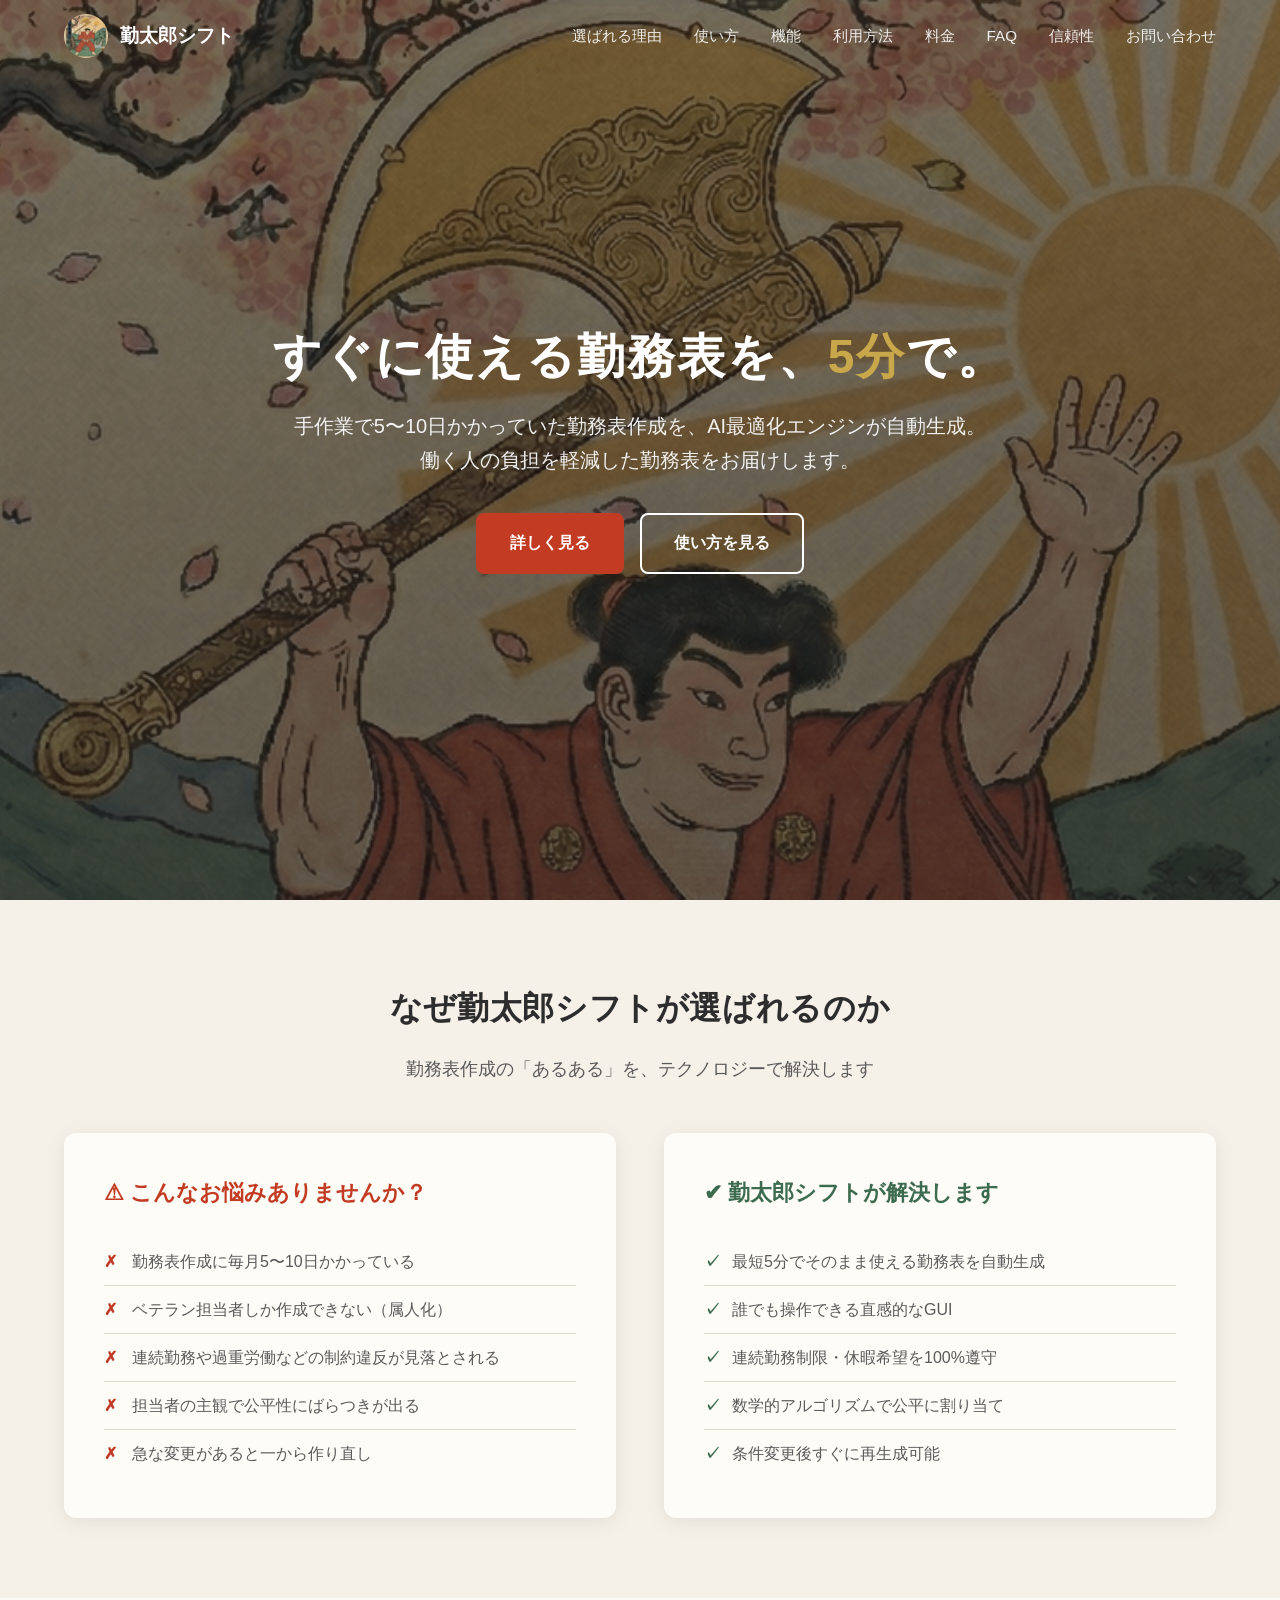
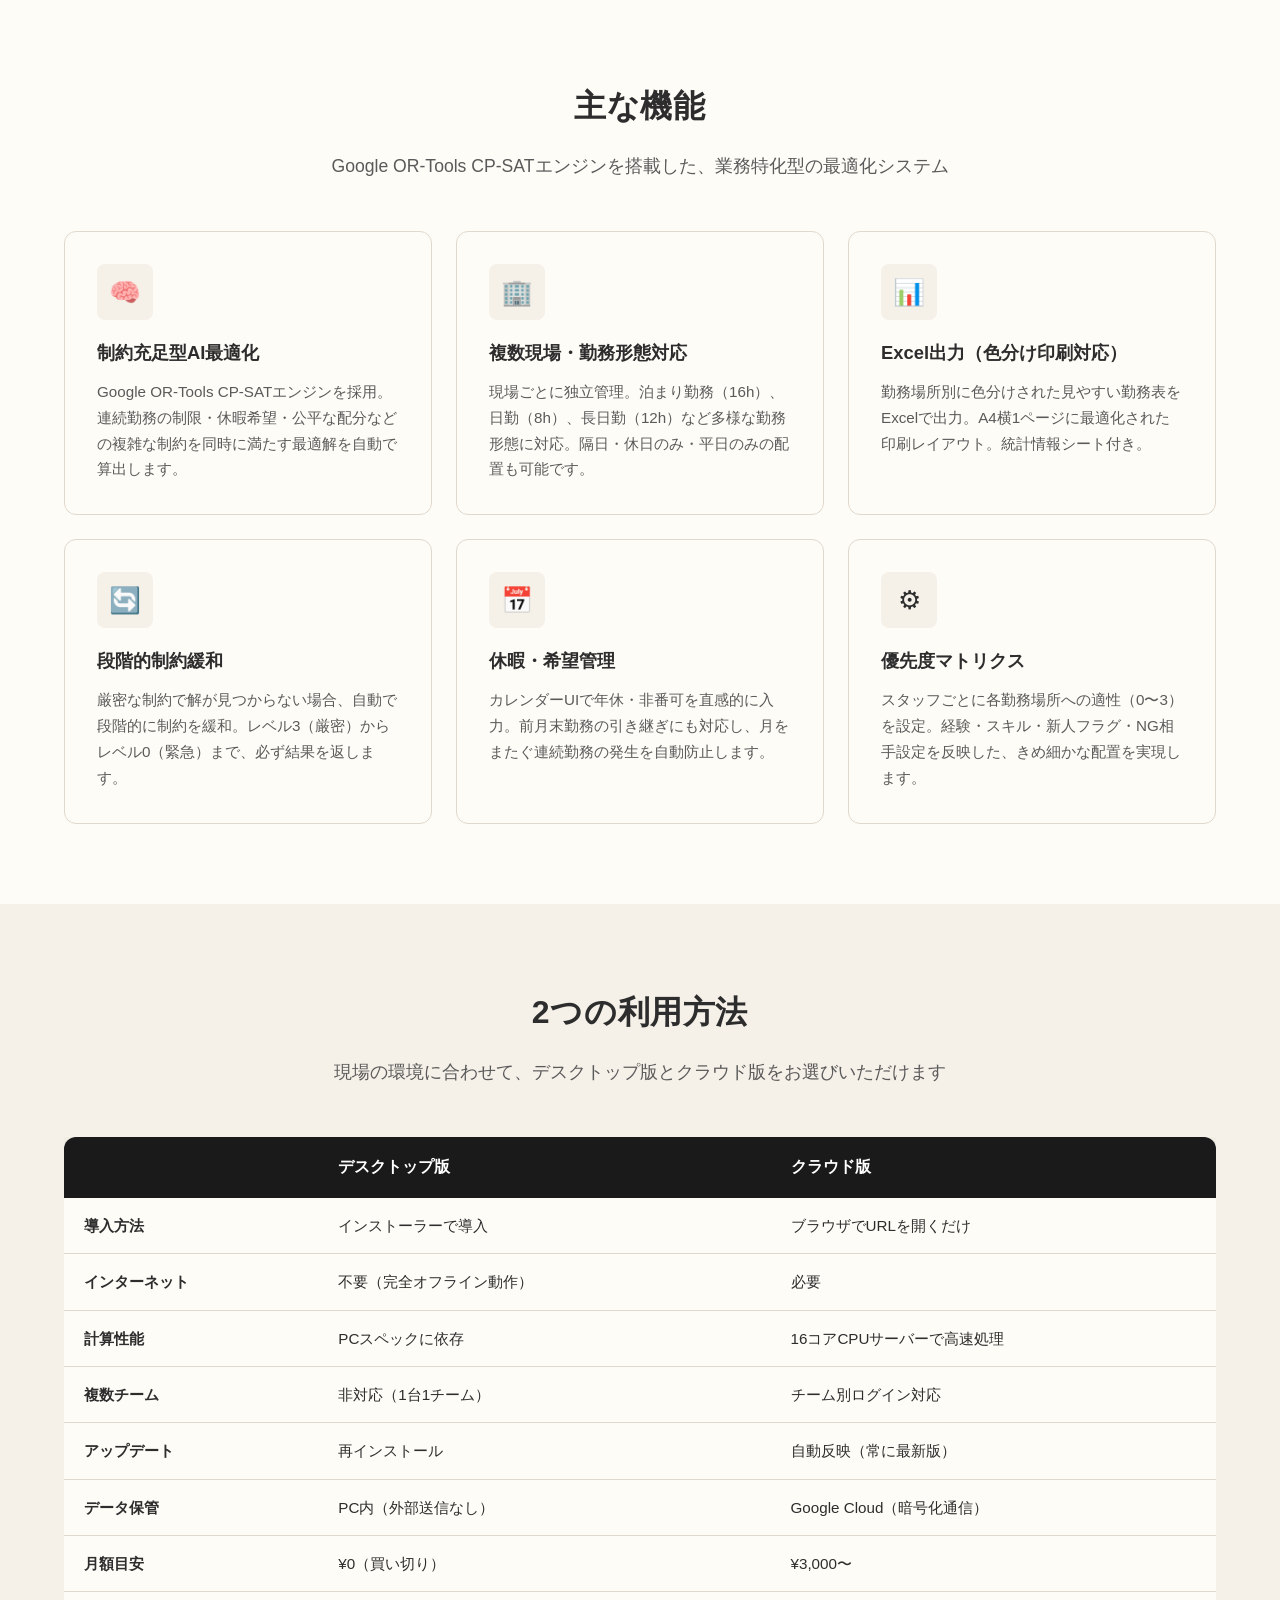
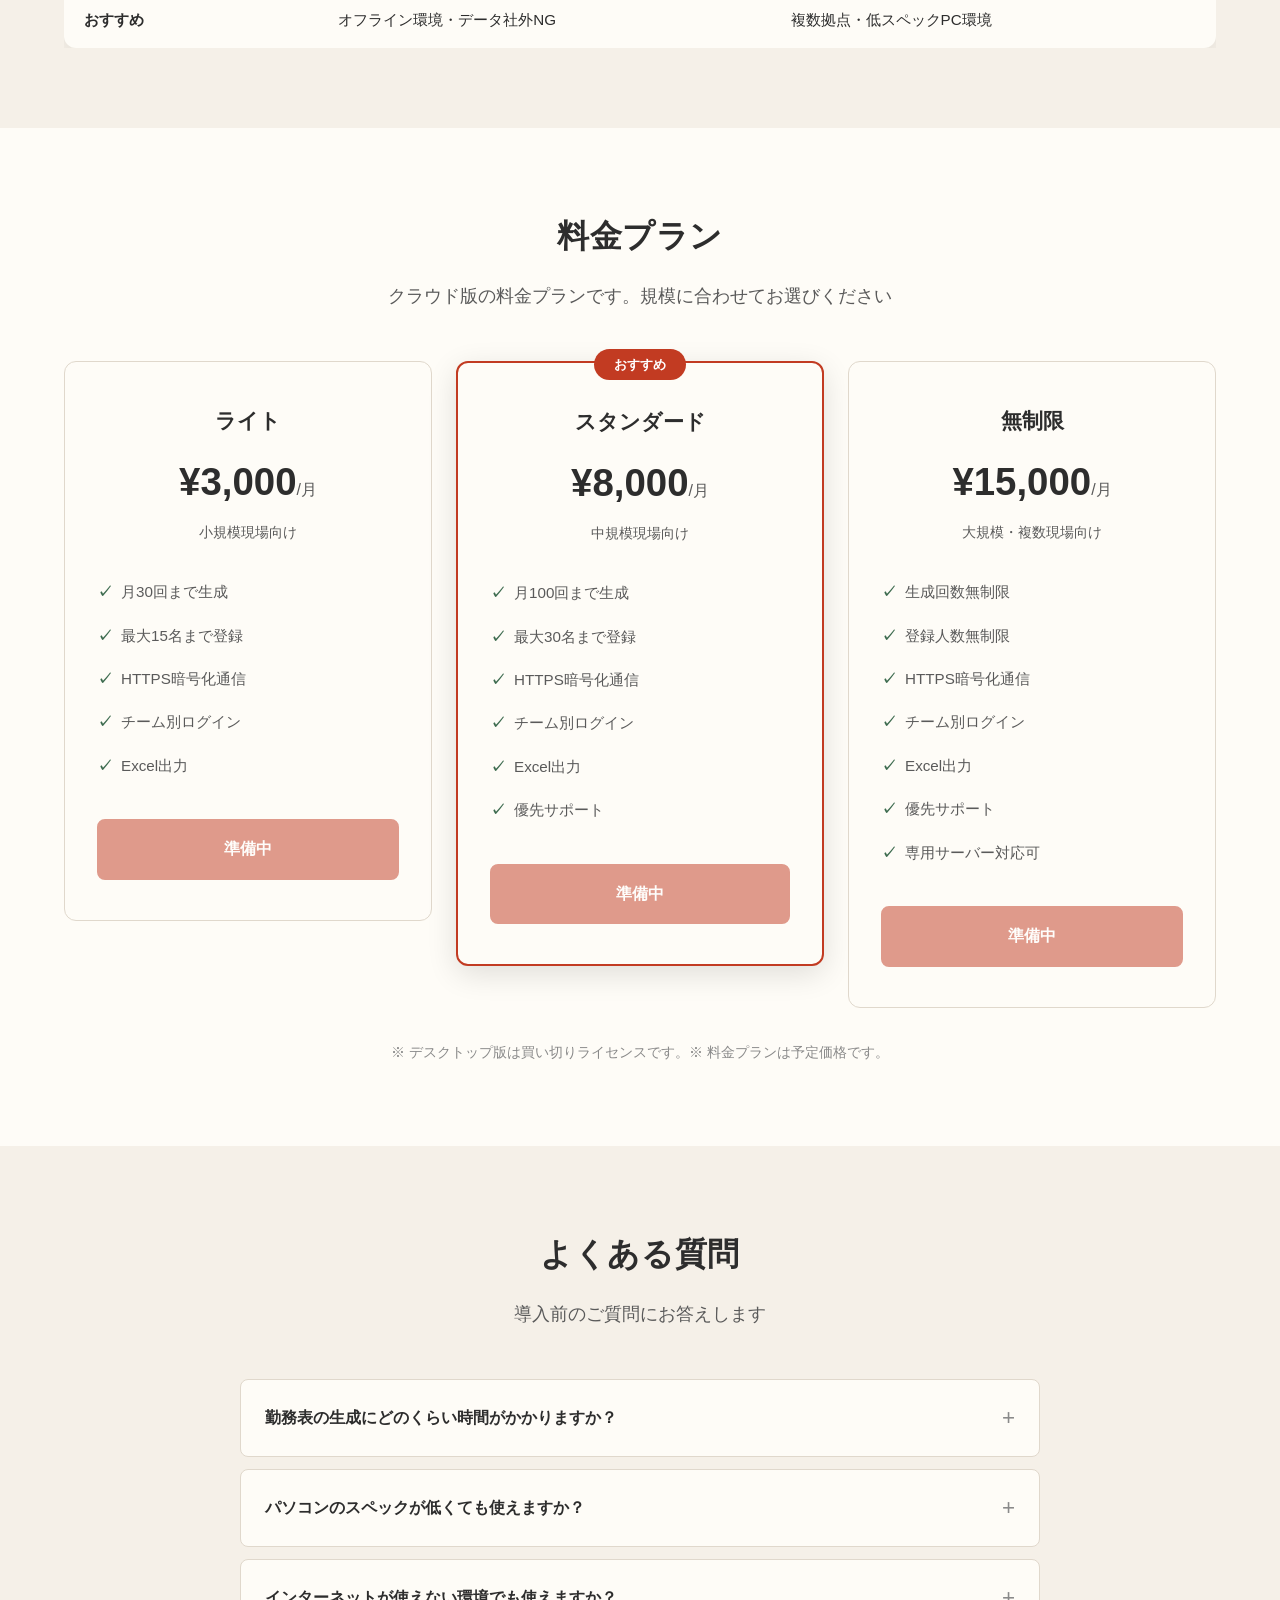
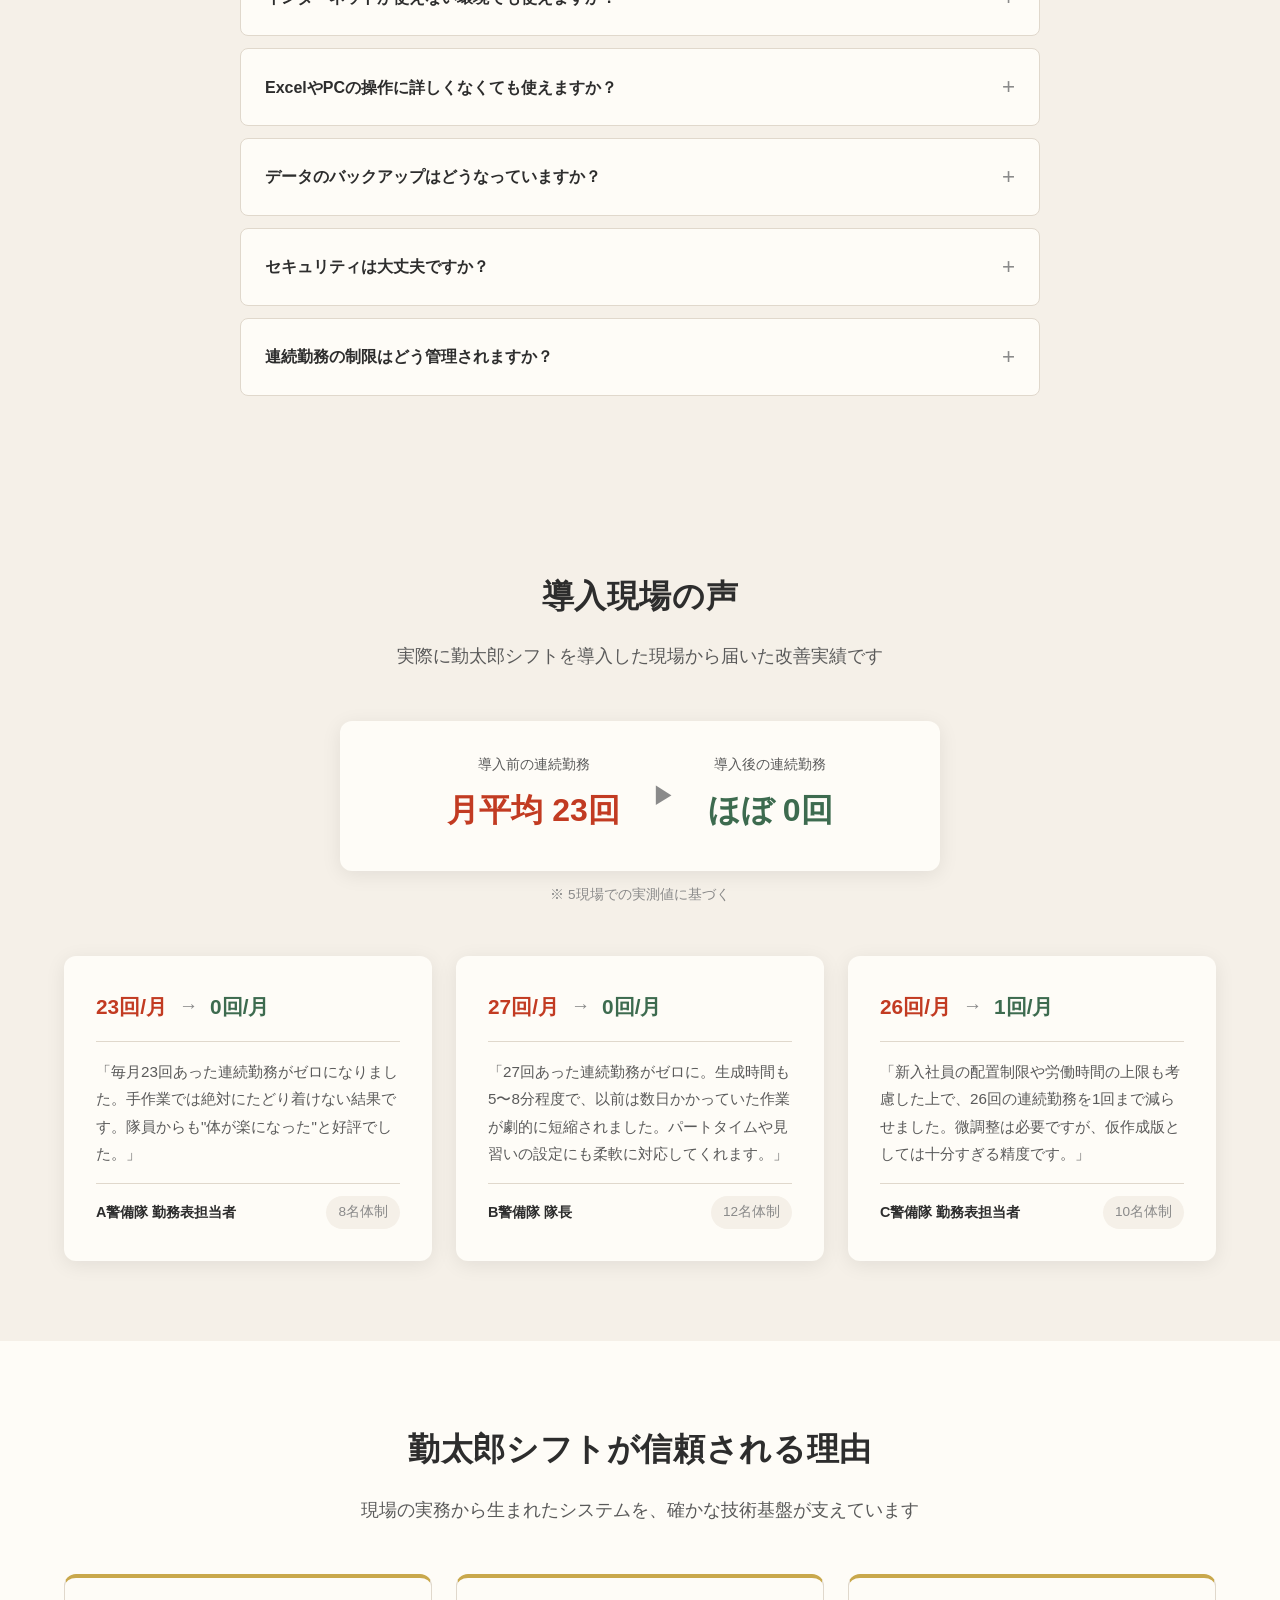
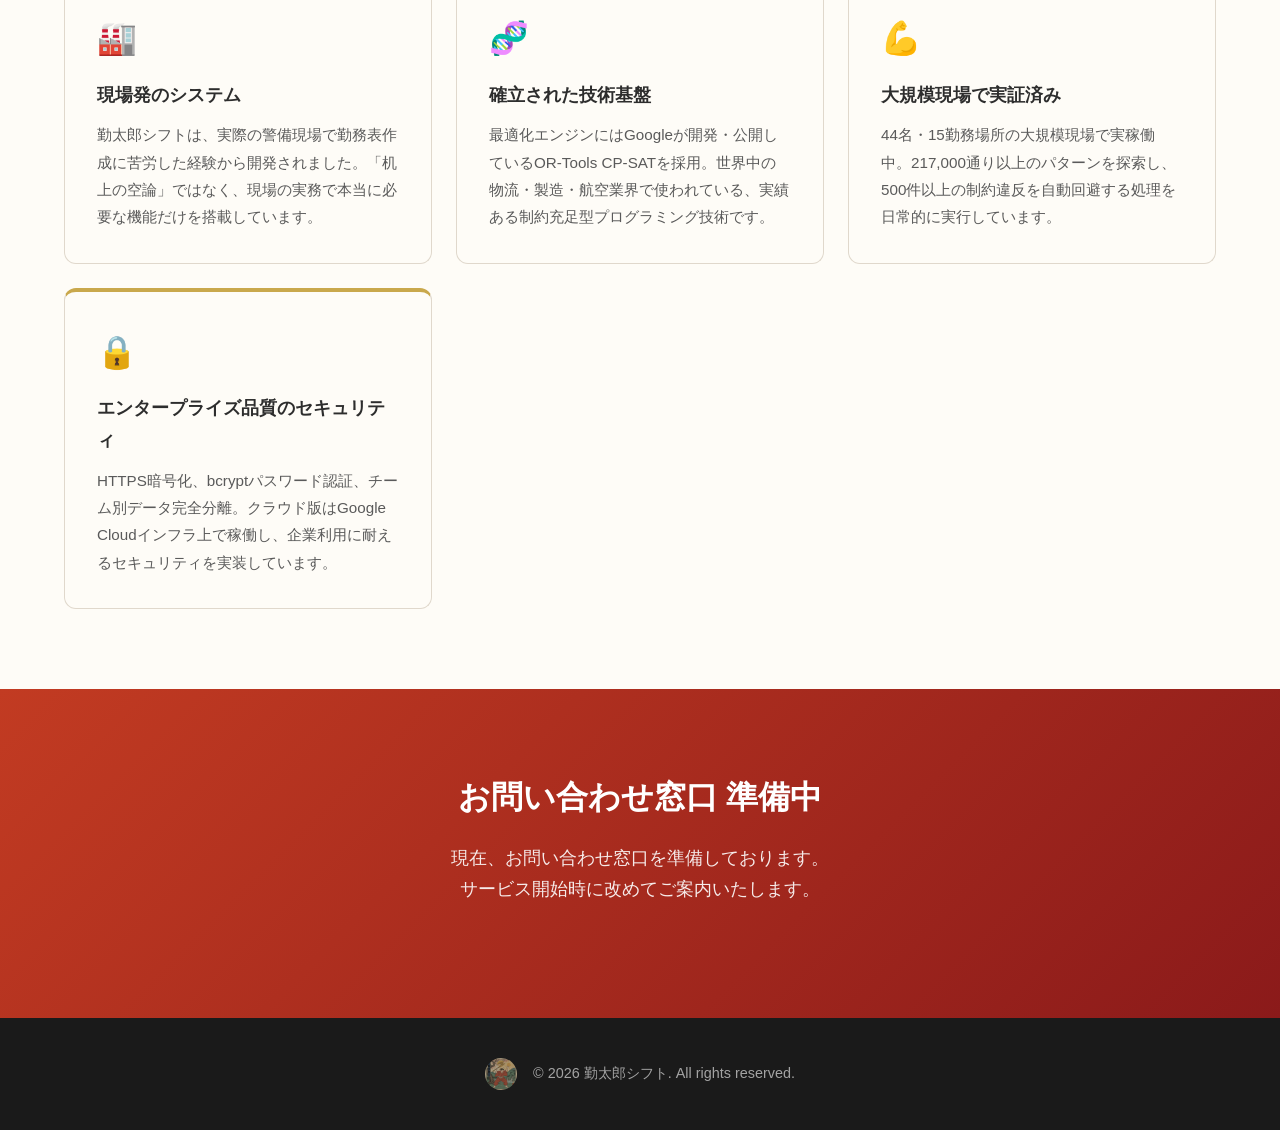
<file: index.html>
<!DOCTYPE html>
<html lang="ja">
<head>
  <meta charset="UTF-8">
  <meta name="viewport" content="width=device-width, initial-scale=1.0">
  <meta name="description" content="勤太郎シフト - 警備員・交代勤務者の勤務表を自動作成。手作業5〜10日の勤務表作成をAI最適化で3分に。">
  <title>勤太郎シフト | 勤務表自動作成システム</title>
  <link rel="icon" href="assets/kintaro.png">
  <link rel="stylesheet" href="css/style.css">
</head>
<body>

  <!-- ===== Navigation ===== -->
  <nav class="nav transparent">
    <div class="nav-inner">
      <a href="#" class="nav-logo">
        <img src="assets/kintaro.png" alt="勤太郎シフト">
        <span>勤太郎シフト</span>
      </a>
      <div class="nav-links">
        <a href="#why">選ばれる理由</a>
        <a href="howto.html">使い方</a>
        <a href="#features">機能</a>
        <a href="#comparison">利用方法</a>
        <a href="#pricing">料金</a>
        <a href="#faq">FAQ</a>
        <a href="#trust">信頼性</a>
        <a href="#contact">お問い合わせ</a>
      </div>
      <button class="nav-hamburger" aria-label="メニュー">
        <span></span><span></span><span></span>
      </button>
    </div>
  </nav>

  <!-- ===== Hero ===== -->
  <section class="hero">
    <div class="hero-content">
      <h1>すぐに使える勤務表を、<span class="accent">5分</span>で。</h1>
      <p>手作業で5〜10日かかっていた勤務表作成を、AI最適化エンジンが自動生成。<br>働く人の負担を軽減した勤務表をお届けします。</p>
      <div class="hero-cta">
        <a href="#features" class="btn btn-primary">詳しく見る</a>
        <a href="howto.html" class="btn btn-outline">使い方を見る</a>
      </div>
    </div>
  </section>

  <!-- ===== Problem / Solution ===== -->
  <section class="section problem-solution" id="why">
    <div class="container">
      <h2 class="section-title">なぜ勤太郎シフトが選ばれるのか</h2>
      <p class="section-subtitle">勤務表作成の「あるある」を、テクノロジーで解決します</p>
      <div class="ps-grid">
        <div class="ps-card problem">
          <h3>&#x26A0; こんなお悩みありませんか？</h3>
          <ul>
            <li>勤務表作成に毎月5〜10日かかっている</li>
            <li>ベテラン担当者しか作成できない（属人化）</li>
            <li>連続勤務や過重労働などの制約違反が見落とされる</li>
            <li>担当者の主観で公平性にばらつきが出る</li>
            <li>急な変更があると一から作り直し</li>
          </ul>
        </div>
        <div class="ps-card solution">
          <h3>&#x2714; 勤太郎シフトが解決します</h3>
          <ul>
            <li>最短5分でそのまま使える勤務表を自動生成</li>
            <li>誰でも操作できる直感的なGUI</li>
            <li>連続勤務制限・休暇希望を100%遵守</li>
            <li>数学的アルゴリズムで公平に割り当て</li>
            <li>条件変更後すぐに再生成可能</li>
          </ul>
        </div>
      </div>
    </div>
  </section>

  <!-- ===== Features ===== -->
  <section class="section" id="features">
    <div class="container">
      <h2 class="section-title">主な機能</h2>
      <p class="section-subtitle">Google OR-Tools CP-SATエンジンを搭載した、業務特化型の最適化システム</p>
      <div class="features-grid">

        <div class="feature-card">
          <div class="feature-icon">&#x1F9E0;</div>
          <h3>制約充足型AI最適化</h3>
          <p>Google OR-Tools CP-SATエンジンを採用。連続勤務の制限・休暇希望・公平な配分などの複雑な制約を同時に満たす最適解を自動で算出します。</p>
        </div>

        <div class="feature-card">
          <div class="feature-icon">&#x1F3E2;</div>
          <h3>複数現場・勤務形態対応</h3>
          <p>現場ごとに独立管理。泊まり勤務（16h）、日勤（8h）、長日勤（12h）など多様な勤務形態に対応。隔日・休日のみ・平日のみの配置も可能です。</p>
        </div>

        <div class="feature-card">
          <div class="feature-icon">&#x1F4CA;</div>
          <h3>Excel出力（色分け印刷対応）</h3>
          <p>勤務場所別に色分けされた見やすい勤務表をExcelで出力。A4横1ページに最適化された印刷レイアウト。統計情報シート付き。</p>
        </div>

        <div class="feature-card">
          <div class="feature-icon">&#x1F504;</div>
          <h3>段階的制約緩和</h3>
          <p>厳密な制約で解が見つからない場合、自動で段階的に制約を緩和。レベル3（厳密）からレベル0（緊急）まで、必ず結果を返します。</p>
        </div>

        <div class="feature-card">
          <div class="feature-icon">&#x1F4C5;</div>
          <h3>休暇・希望管理</h3>
          <p>カレンダーUIで年休・非番可を直感的に入力。前月末勤務の引き継ぎにも対応し、月をまたぐ連続勤務の発生を自動防止します。</p>
        </div>

        <div class="feature-card">
          <div class="feature-icon">&#x2699;</div>
          <h3>優先度マトリクス</h3>
          <p>スタッフごとに各勤務場所への適性（0〜3）を設定。経験・スキル・新人フラグ・NG相手設定を反映した、きめ細かな配置を実現します。</p>
        </div>

      </div>
    </div>
  </section>

  <!-- ===== Comparison ===== -->
  <section class="section comparison" id="comparison">
    <div class="container">
      <h2 class="section-title">2つの利用方法</h2>
      <p class="section-subtitle">現場の環境に合わせて、デスクトップ版とクラウド版をお選びいただけます</p>
      <div class="comparison-table-wrapper">
        <table class="comparison-table">
          <thead>
            <tr>
              <th></th>
              <th>デスクトップ版</th>
              <th>クラウド版</th>
            </tr>
          </thead>
          <tbody>
            <tr>
              <td class="label-col">導入方法</td>
              <td>インストーラーで導入</td>
              <td>ブラウザでURLを開くだけ</td>
            </tr>
            <tr>
              <td class="label-col">インターネット</td>
              <td>不要（完全オフライン動作）</td>
              <td>必要</td>
            </tr>
            <tr>
              <td class="label-col">計算性能</td>
              <td>PCスペックに依存</td>
              <td>16コアCPUサーバーで高速処理</td>
            </tr>
            <tr>
              <td class="label-col">複数チーム</td>
              <td>非対応（1台1チーム）</td>
              <td>チーム別ログイン対応</td>
            </tr>
            <tr>
              <td class="label-col">アップデート</td>
              <td>再インストール</td>
              <td>自動反映（常に最新版）</td>
            </tr>
            <tr>
              <td class="label-col">データ保管</td>
              <td>PC内（外部送信なし）</td>
              <td>Google Cloud（暗号化通信）</td>
            </tr>
            <tr>
              <td class="label-col">月額目安</td>
              <td>&#165;0（買い切り）</td>
              <td>&#165;3,000〜</td>
            </tr>
            <tr>
              <td class="label-col">おすすめ</td>
              <td>オフライン環境・データ社外NG</td>
              <td>複数拠点・低スペックPC環境</td>
            </tr>
          </tbody>
        </table>
      </div>
    </div>
  </section>

  <!-- ===== Pricing ===== -->
  <section class="section" id="pricing">
    <div class="container">
      <h2 class="section-title">料金プラン</h2>
      <p class="section-subtitle">クラウド版の料金プランです。規模に合わせてお選びください</p>
      <div class="pricing-grid">

        <div class="pricing-card">
          <h3>ライト</h3>
          <div class="pricing-price">&#165;3,000<span>/月</span></div>
          <p class="pricing-desc">小規模現場向け</p>
          <ul class="pricing-features">
            <li>月30回まで生成</li>
            <li>最大15名まで登録</li>
            <li>HTTPS暗号化通信</li>
            <li>チーム別ログイン</li>
            <li>Excel出力</li>
          </ul>
          <span class="btn btn-primary" style="width:100%;opacity:0.5;cursor:default;">準備中</span>
        </div>

        <div class="pricing-card featured">
          <div class="pricing-badge">おすすめ</div>
          <h3>スタンダード</h3>
          <div class="pricing-price">&#165;8,000<span>/月</span></div>
          <p class="pricing-desc">中規模現場向け</p>
          <ul class="pricing-features">
            <li>月100回まで生成</li>
            <li>最大30名まで登録</li>
            <li>HTTPS暗号化通信</li>
            <li>チーム別ログイン</li>
            <li>Excel出力</li>
            <li>優先サポート</li>
          </ul>
          <span class="btn btn-primary" style="width:100%;opacity:0.5;cursor:default;">準備中</span>
        </div>

        <div class="pricing-card">
          <h3>無制限</h3>
          <div class="pricing-price">&#165;15,000<span>/月</span></div>
          <p class="pricing-desc">大規模・複数現場向け</p>
          <ul class="pricing-features">
            <li>生成回数無制限</li>
            <li>登録人数無制限</li>
            <li>HTTPS暗号化通信</li>
            <li>チーム別ログイン</li>
            <li>Excel出力</li>
            <li>優先サポート</li>
            <li>専用サーバー対応可</li>
          </ul>
          <span class="btn btn-primary" style="width:100%;opacity:0.5;cursor:default;">準備中</span>
        </div>

      </div>
      <p class="pricing-note">※ デスクトップ版は買い切りライセンスです。※ 料金プランは予定価格です。</p>
    </div>
  </section>

  <!-- ===== FAQ ===== -->
  <section class="section faq" id="faq">
    <div class="container">
      <h2 class="section-title">よくある質問</h2>
      <p class="section-subtitle">導入前のご質問にお答えします</p>
      <div class="faq-list">

        <div class="faq-item">
          <button class="faq-question">勤務表の生成にどのくらい時間がかかりますか？</button>
          <div class="faq-answer">
            <div class="faq-answer-inner">
              現場の規模により異なります。6人・2勤務場所の場合は約10〜30秒、10人・3勤務場所で約30〜60秒、24人・8勤務場所で約3〜5分が目安です。クラウド版では16コアCPUによる並列処理で、デスクトップ版より高速に処理できます。
            </div>
          </div>
        </div>

        <div class="faq-item">
          <button class="faq-question">パソコンのスペックが低くても使えますか？</button>
          <div class="faq-answer">
            <div class="faq-answer-inner">
              デスクトップ版はWindows 10/11（64bit）、メモリ4GB以上で動作します。スペックが低い場合は処理時間が長くなりますが、動作自体は可能です。クラウド版ならブラウザさえあればスペックに関係なく高速に生成できます。
            </div>
          </div>
        </div>

        <div class="faq-item">
          <button class="faq-question">インターネットが使えない環境でも使えますか？</button>
          <div class="faq-answer">
            <div class="faq-answer-inner">
              はい、デスクトップ版は完全オフラインで動作します。インストール後はインターネット接続不要です。セキュリティ上、外部にデータを送信したくない環境に最適です。
            </div>
          </div>
        </div>

        <div class="faq-item">
          <button class="faq-question">ExcelやPCの操作に詳しくなくても使えますか？</button>
          <div class="faq-answer">
            <div class="faq-answer-inner">
              はい、直感的なGUI（グラフィカルユーザーインターフェース）を採用しています。カレンダーをクリックして休暇希望を入力し、「生成」ボタンを押すだけで勤務表が完成します。Excelの知識は不要です。
            </div>
          </div>
        </div>

        <div class="faq-item">
          <button class="faq-question">データのバックアップはどうなっていますか？</button>
          <div class="faq-answer">
            <div class="faq-answer-inner">
              勤太郎シフトで生成したExcelファイルには、設定データが自動でバックアップされています。万が一データを失っても、過去のExcelファイルからスタッフリスト・勤務場所・優先度設定・前月末勤務情報を丸ごと復元できます（「フェニックス機能」）。勤務表を作るたびに自動バックアップされるので、安心してお使いいただけます。
            </div>
          </div>
        </div>

        <div class="faq-item">
          <button class="faq-question">セキュリティは大丈夫ですか？</button>
          <div class="faq-answer">
            <div class="faq-answer-inner">
              クラウド版はHTTPS暗号化通信（Let's Encrypt証明書）、bcryptパスワード認証、チーム別データ完全分離、2時間自動ログアウト、ログイン試行回数制限（5回/5分）を実装しています。Google Cloudインフラで高い可用性を確保。デスクトップ版はPC内で完結し、外部通信は一切行いません。
            </div>
          </div>
        </div>

        <div class="faq-item">
          <button class="faq-question">連続勤務の制限はどう管理されますか？</button>
          <div class="faq-answer">
            <div class="faq-answer-inner">
              勤太郎シフトは、3日以上の連続勤務の禁止や、2日連続勤務の月間回数上限など、労働安全に関わるルールを「絶対制約」として自動管理します。手作業では見落としがちな制約違反を100%防止し、働く人に無理のない勤務表を生成します。
            </div>
          </div>
        </div>

      </div>
    </div>
  </section>

  <!-- ===== Testimonials ===== -->
  <section class="section testimonials" id="voice">
    <div class="container">
      <h2 class="section-title">導入現場の声</h2>
      <p class="section-subtitle">実際に勤太郎シフトを導入した現場から届いた改善実績です</p>

      <!-- Before/After Summary -->
      <div class="results-summary">
        <div class="results-summary-inner">
          <div class="results-stat">
            <span class="results-label">導入前の連続勤務</span>
            <span class="results-number before">月平均 23回</span>
          </div>
          <div class="results-arrow">&#x25B6;</div>
          <div class="results-stat">
            <span class="results-label">導入後の連続勤務</span>
            <span class="results-number after">ほぼ 0回</span>
          </div>
        </div>
        <p class="results-note">※ 5現場での実測値に基づく</p>
      </div>

      <!-- Voice Cards -->
      <div class="voice-grid">

        <div class="voice-card">
          <div class="voice-result">
            <span class="voice-before">23回/月</span>
            <span class="voice-arrow">&#x2192;</span>
            <span class="voice-after">0回/月</span>
          </div>
          <p class="voice-text">「毎月23回あった連続勤務がゼロになりました。手作業では絶対にたどり着けない結果です。隊員からも"体が楽になった"と好評でした。」</p>
          <div class="voice-meta">
            <span class="voice-role">A警備隊 勤務表担当者</span>
            <span class="voice-size">8名体制</span>
          </div>
        </div>

        <div class="voice-card">
          <div class="voice-result">
            <span class="voice-before">27回/月</span>
            <span class="voice-arrow">&#x2192;</span>
            <span class="voice-after">0回/月</span>
          </div>
          <p class="voice-text">「27回あった連続勤務がゼロに。生成時間も5〜8分程度で、以前は数日かかっていた作業が劇的に短縮されました。パートタイムや見習いの設定にも柔軟に対応してくれます。」</p>
          <div class="voice-meta">
            <span class="voice-role">B警備隊 隊長</span>
            <span class="voice-size">12名体制</span>
          </div>
        </div>

        <div class="voice-card">
          <div class="voice-result">
            <span class="voice-before">26回/月</span>
            <span class="voice-arrow">&#x2192;</span>
            <span class="voice-after">1回/月</span>
          </div>
          <p class="voice-text">「新入社員の配置制限や労働時間の上限も考慮した上で、26回の連続勤務を1回まで減らせました。微調整は必要ですが、仮作成版としては十分すぎる精度です。」</p>
          <div class="voice-meta">
            <span class="voice-role">C警備隊 勤務表担当者</span>
            <span class="voice-size">10名体制</span>
          </div>
        </div>

      </div>
    </div>
  </section>

  <!-- ===== Trust ===== -->
  <section class="section trust" id="trust">
    <div class="container">
      <h2 class="section-title">勤太郎シフトが信頼される理由</h2>
      <p class="section-subtitle">現場の実務から生まれたシステムを、確かな技術基盤が支えています</p>

      <div class="trust-grid">
        <div class="trust-card">
          <div class="trust-icon">&#x1F3ED;</div>
          <h3>現場発のシステム</h3>
          <p>勤太郎シフトは、実際の警備現場で勤務表作成に苦労した経験から開発されました。「机上の空論」ではなく、現場の実務で本当に必要な機能だけを搭載しています。</p>
        </div>

        <div class="trust-card">
          <div class="trust-icon">&#x1F9EC;</div>
          <h3>確立された技術基盤</h3>
          <p>最適化エンジンにはGoogleが開発・公開しているOR-Tools CP-SATを採用。世界中の物流・製造・航空業界で使われている、実績ある制約充足型プログラミング技術です。</p>
        </div>

        <div class="trust-card">
          <div class="trust-icon">&#x1F4AA;</div>
          <h3>大規模現場で実証済み</h3>
          <p>44名・15勤務場所の大規模現場で実稼働中。217,000通り以上のパターンを探索し、500件以上の制約違反を自動回避する処理を日常的に実行しています。</p>
        </div>

        <div class="trust-card">
          <div class="trust-icon">&#x1F512;</div>
          <h3>エンタープライズ品質のセキュリティ</h3>
          <p>HTTPS暗号化、bcryptパスワード認証、チーム別データ完全分離。クラウド版はGoogle Cloudインフラ上で稼働し、企業利用に耐えるセキュリティを実装しています。</p>
        </div>
      </div>
    </div>
  </section>

  <!-- ===== CTA ===== -->
  <section class="cta" id="contact">
    <div class="container">
      <h2>お問い合わせ窓口 準備中</h2>
      <p>現在、お問い合わせ窓口を準備しております。<br>サービス開始時に改めてご案内いたします。</p>
    </div>
  </section>

  <!-- ===== Footer ===== -->
  <footer class="footer">
    <div class="footer-inner">
      <img src="assets/kintaro.png" alt="勤太郎シフト">
      <span>&copy; 2026 勤太郎シフト. All rights reserved.</span>
    </div>
  </footer>

  <script src="js/main.js"></script>
</body>
</html>
</file>
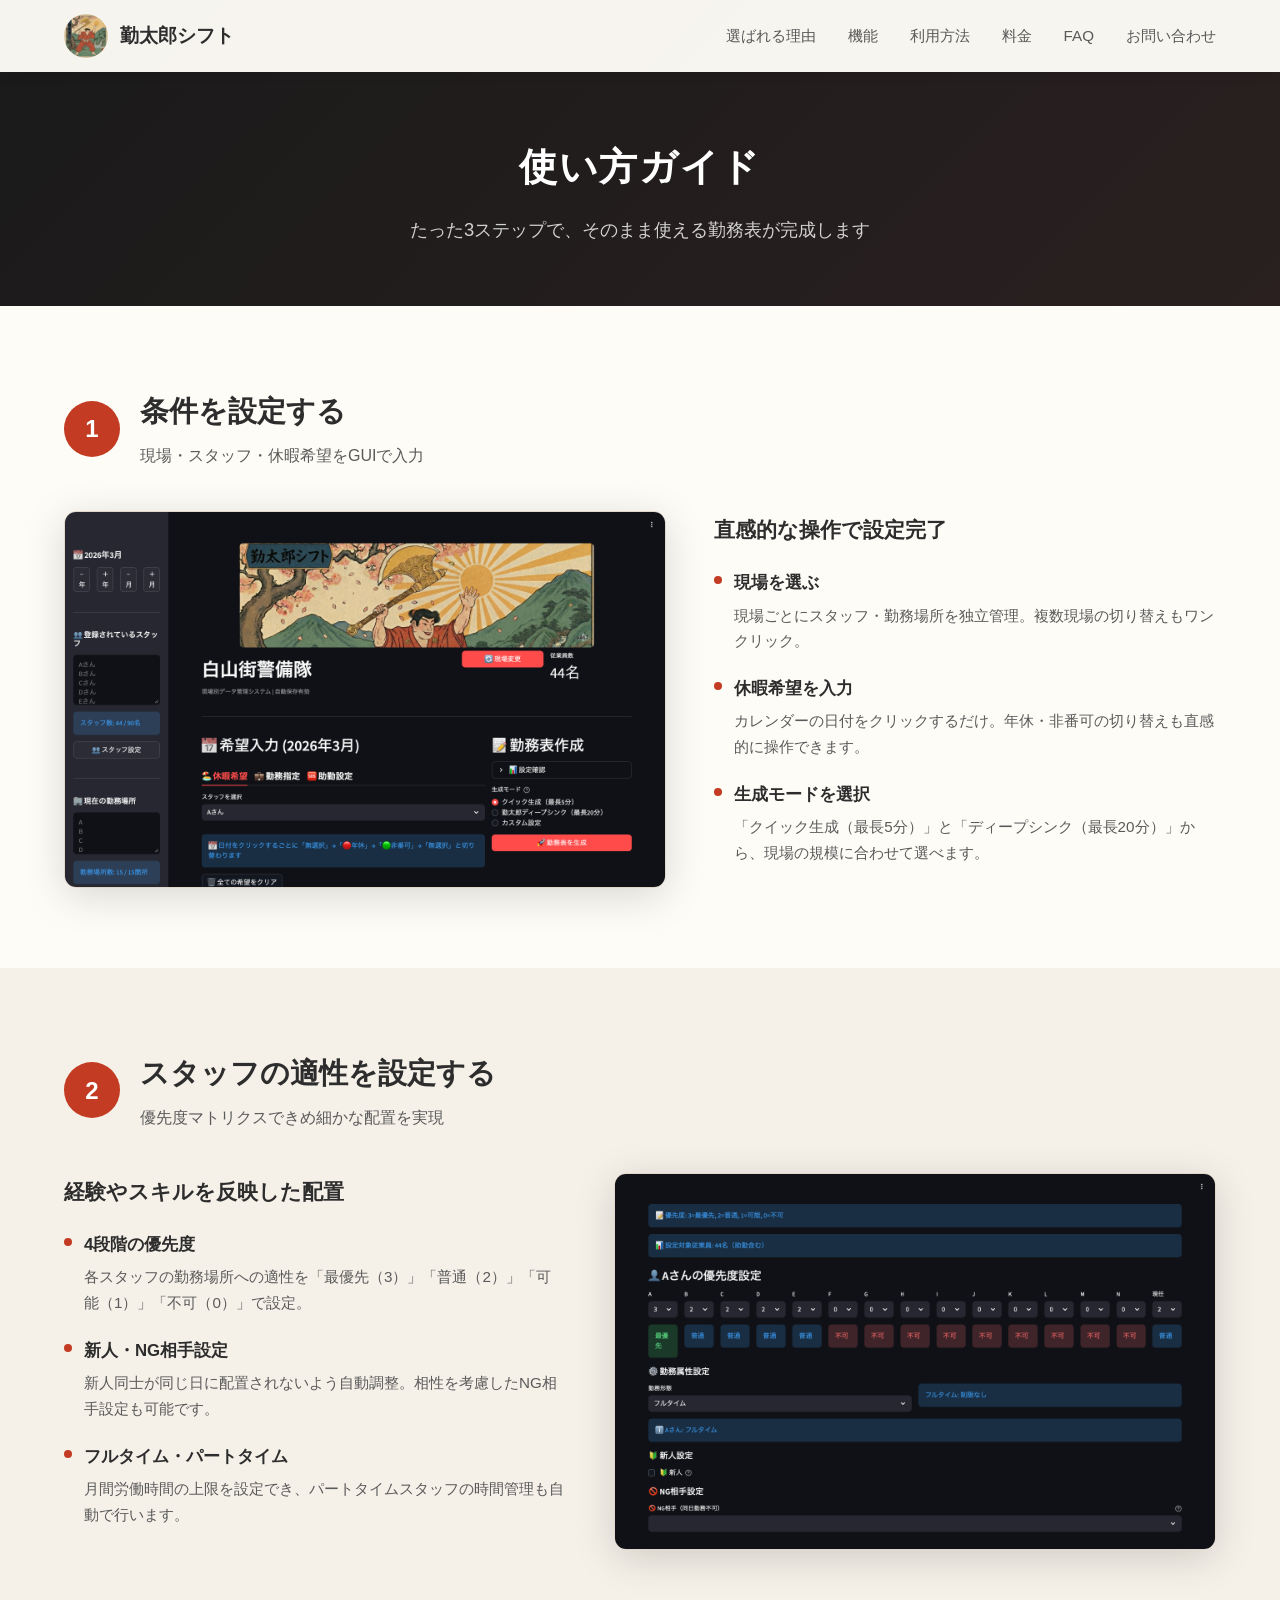
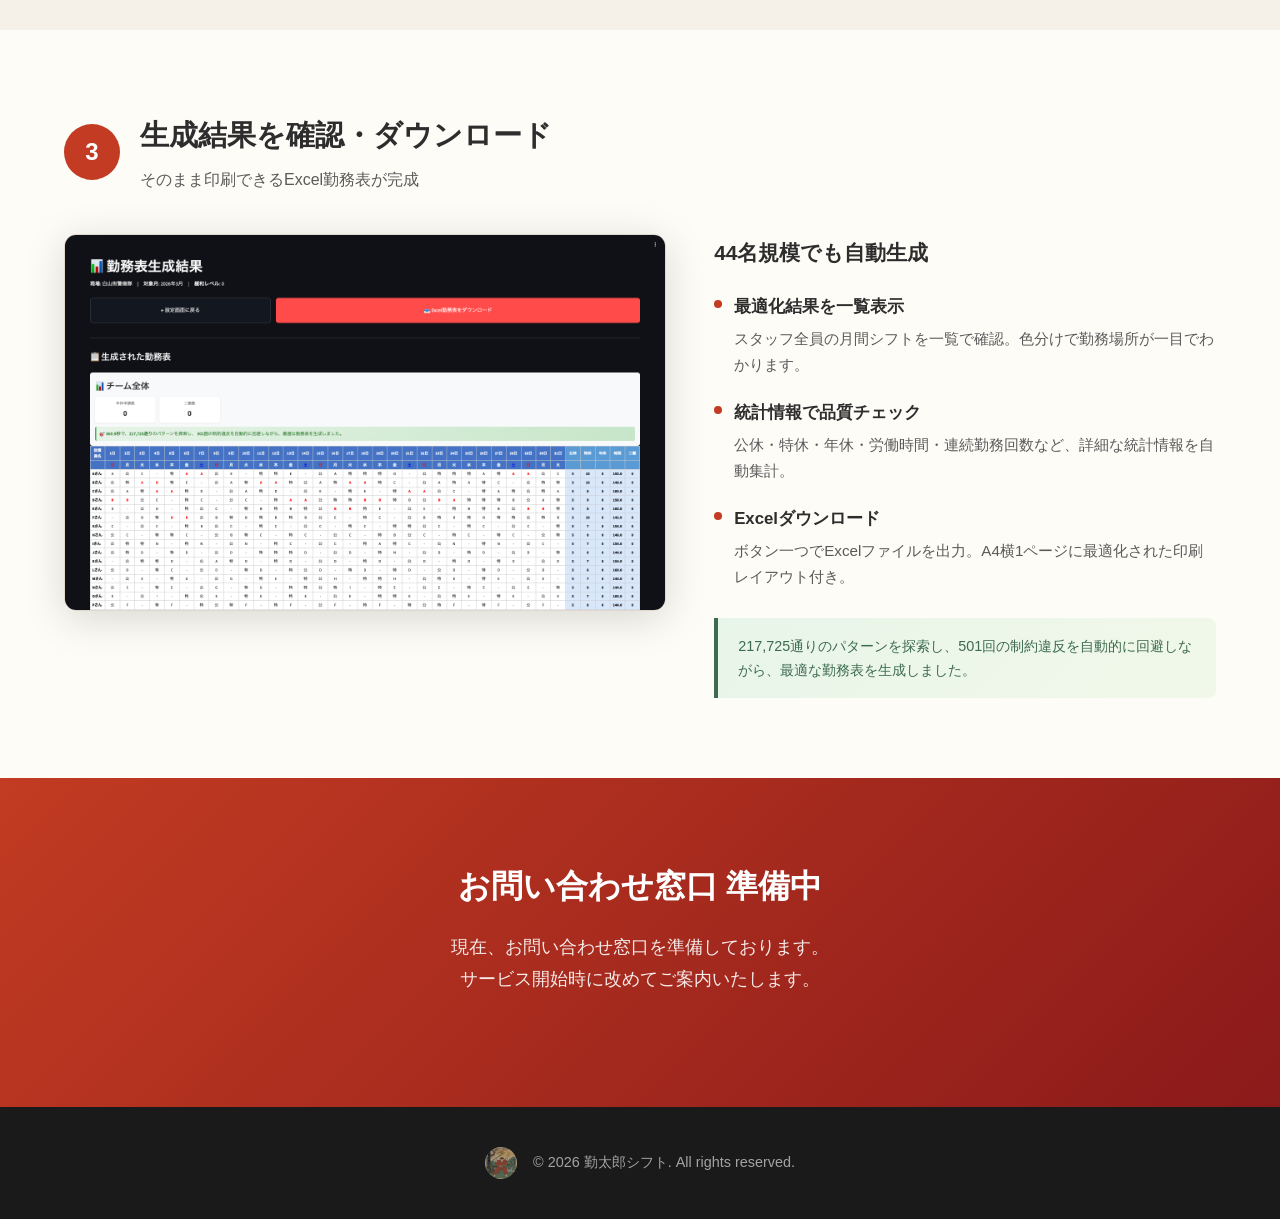
<file: howto.html>
<!DOCTYPE html>
<html lang="ja">
<head>
  <meta charset="UTF-8">
  <meta name="viewport" content="width=device-width, initial-scale=1.0">
  <meta name="description" content="勤太郎シフトの使い方 - 3ステップで勤務表を自動生成する流れをご紹介します。">
  <title>使い方 | 勤太郎シフト</title>
  <link rel="icon" href="assets/kintaro.png">
  <link rel="stylesheet" href="css/style.css">
  <link rel="stylesheet" href="css/howto.css">
</head>
<body>

  <!-- ===== Navigation ===== -->
  <nav class="nav solid">
    <div class="nav-inner">
      <a href="index.html" class="nav-logo">
        <img src="assets/kintaro.png" alt="勤太郎シフト">
        <span>勤太郎シフト</span>
      </a>
      <div class="nav-links">
        <a href="index.html#why">選ばれる理由</a>
        <a href="index.html#features">機能</a>
        <a href="index.html#comparison">利用方法</a>
        <a href="index.html#pricing">料金</a>
        <a href="index.html#faq">FAQ</a>
        <a href="index.html#contact">お問い合わせ</a>
      </div>
      <button class="nav-hamburger" aria-label="メニュー">
        <span></span><span></span><span></span>
      </button>
    </div>
  </nav>

  <!-- ===== Page Header ===== -->
  <header class="page-header">
    <div class="container">
      <h1>使い方ガイド</h1>
      <p>たった3ステップで、そのまま使える勤務表が完成します</p>
    </div>
  </header>

  <!-- ===== Step 1 ===== -->
  <section class="section step" id="step1">
    <div class="container">
      <div class="step-header">
        <span class="step-number">1</span>
        <div>
          <h2>条件を設定する</h2>
          <p class="step-subtitle">現場・スタッフ・休暇希望をGUIで入力</p>
        </div>
      </div>
      <div class="step-content">
        <div class="step-screenshot">
          <img src="assets/screenshot_main.png" alt="勤太郎シフト メイン画面 - 現場選択、スタッフ一覧、希望入力カレンダー">
        </div>
        <div class="step-description">
          <h3>直感的な操作で設定完了</h3>
          <ul class="step-points">
            <li>
              <strong>現場を選ぶ</strong>
              <span>現場ごとにスタッフ・勤務場所を独立管理。複数現場の切り替えもワンクリック。</span>
            </li>
            <li>
              <strong>休暇希望を入力</strong>
              <span>カレンダーの日付をクリックするだけ。年休・非番可の切り替えも直感的に操作できます。</span>
            </li>
            <li>
              <strong>生成モードを選択</strong>
              <span>「クイック生成（最長5分）」と「ディープシンク（最長20分）」から、現場の規模に合わせて選べます。</span>
            </li>
          </ul>
        </div>
      </div>
    </div>
  </section>

  <!-- ===== Step 2 ===== -->
  <section class="section step step-alt" id="step2">
    <div class="container">
      <div class="step-header">
        <span class="step-number">2</span>
        <div>
          <h2>スタッフの適性を設定する</h2>
          <p class="step-subtitle">優先度マトリクスできめ細かな配置を実現</p>
        </div>
      </div>
      <div class="step-content reverse">
        <div class="step-screenshot">
          <img src="assets/screenshot_priority.png" alt="優先度設定画面 - スタッフごとの勤務場所適性マトリクス">
        </div>
        <div class="step-description">
          <h3>経験やスキルを反映した配置</h3>
          <ul class="step-points">
            <li>
              <strong>4段階の優先度</strong>
              <span>各スタッフの勤務場所への適性を「最優先（3）」「普通（2）」「可能（1）」「不可（0）」で設定。</span>
            </li>
            <li>
              <strong>新人・NG相手設定</strong>
              <span>新人同士が同じ日に配置されないよう自動調整。相性を考慮したNG相手設定も可能です。</span>
            </li>
            <li>
              <strong>フルタイム・パートタイム</strong>
              <span>月間労働時間の上限を設定でき、パートタイムスタッフの時間管理も自動で行います。</span>
            </li>
          </ul>
        </div>
      </div>
    </div>
  </section>

  <!-- ===== Step 3 ===== -->
  <section class="section step" id="step3">
    <div class="container">
      <div class="step-header">
        <span class="step-number">3</span>
        <div>
          <h2>生成結果を確認・ダウンロード</h2>
          <p class="step-subtitle">そのまま印刷できるExcel勤務表が完成</p>
        </div>
      </div>
      <div class="step-content">
        <div class="step-screenshot">
          <img src="assets/screenshot_result.png" alt="生成結果画面 - 44名の勤務表、統計情報、Excelダウンロード">
        </div>
        <div class="step-description">
          <h3>44名規模でも自動生成</h3>
          <ul class="step-points">
            <li>
              <strong>最適化結果を一覧表示</strong>
              <span>スタッフ全員の月間シフトを一覧で確認。色分けで勤務場所が一目でわかります。</span>
            </li>
            <li>
              <strong>統計情報で品質チェック</strong>
              <span>公休・特休・年休・労働時間・連続勤務回数など、詳細な統計情報を自動集計。</span>
            </li>
            <li>
              <strong>Excelダウンロード</strong>
              <span>ボタン一つでExcelファイルを出力。A4横1ページに最適化された印刷レイアウト付き。</span>
            </li>
          </ul>
          <div class="step-highlight">
            <span>217,725通りのパターンを探索し、501回の制約違反を自動的に回避しながら、最適な勤務表を生成しました。</span>
          </div>
        </div>
      </div>
    </div>
  </section>

  <!-- ===== CTA ===== -->
  <section class="cta">
    <div class="container">
      <h2>お問い合わせ窓口 準備中</h2>
      <p>現在、お問い合わせ窓口を準備しております。<br>サービス開始時に改めてご案内いたします。</p>
    </div>
  </section>

  <!-- ===== Footer ===== -->
  <footer class="footer">
    <div class="footer-inner">
      <img src="assets/kintaro.png" alt="勤太郎シフト">
      <span>&copy; 2026 勤太郎シフト. All rights reserved.</span>
    </div>
  </footer>

  <script src="js/main.js"></script>
</body>
</html>
</file>
<file: css/style.css>
/* ===================================
   勤太郎シフト - プロダクトウェブサイト
   カラーパレット: 浮世絵風（朱赤+金+和紙色）
   =================================== */

:root {
  --primary: #C23B22;
  --primary-dark: #8B1A1A;
  --primary-light: #E8574A;
  --secondary: #C9A84C;
  --secondary-dark: #A68A3A;
  --green: #3D6B4F;
  --green-light: #E8F0EB;
  --bg-parchment: #F5F0E8;
  --bg-white: #FEFCF7;
  --bg-dark: #1A1A1A;
  --text: #2D2D2D;
  --text-secondary: #5A5A5A;
  --text-light: #8A8A8A;
  --border: #E0D8CC;
  --shadow: rgba(0, 0, 0, 0.08);
  --shadow-lg: rgba(0, 0, 0, 0.12);
  --radius: 8px;
  --radius-lg: 12px;
  --max-width: 1200px;
  --nav-height: 72px;
  --font: "Hiragino Kaku Gothic ProN", "Noto Sans JP", "Yu Gothic", "Meiryo", sans-serif;
}

/* === Reset === */
*, *::before, *::after {
  margin: 0;
  padding: 0;
  box-sizing: border-box;
}

html {
  scroll-behavior: smooth;
  scroll-padding-top: var(--nav-height);
}

body {
  font-family: var(--font);
  color: var(--text);
  background: var(--bg-white);
  line-height: 1.8;
  font-size: 16px;
  -webkit-font-smoothing: antialiased;
}

img {
  max-width: 100%;
  height: auto;
  display: block;
}

a {
  color: var(--primary);
  text-decoration: none;
  transition: color 0.2s;
}

a:hover {
  color: var(--primary-dark);
}

ul {
  list-style: none;
}

/* === Utilities === */
.container {
  max-width: var(--max-width);
  margin: 0 auto;
  padding: 0 24px;
}

.section {
  padding: 80px 0;
}

.section-title {
  font-size: 2rem;
  font-weight: 700;
  text-align: center;
  margin-bottom: 16px;
  letter-spacing: 0.02em;
}

.section-subtitle {
  text-align: center;
  color: var(--text-secondary);
  font-size: 1.1rem;
  margin-bottom: 48px;
  max-width: 640px;
  margin-left: auto;
  margin-right: auto;
}

.btn {
  display: inline-block;
  padding: 14px 32px;
  border-radius: var(--radius);
  font-size: 1rem;
  font-weight: 600;
  cursor: pointer;
  transition: all 0.2s;
  border: 2px solid transparent;
  font-family: var(--font);
}

.btn-primary {
  background: var(--primary);
  color: #fff;
  border-color: var(--primary);
}

.btn-primary:hover {
  background: var(--primary-dark);
  border-color: var(--primary-dark);
  color: #fff;
}

.btn-outline {
  background: transparent;
  color: #fff;
  border-color: #fff;
}

.btn-outline:hover {
  background: rgba(255, 255, 255, 0.15);
  color: #fff;
}

.btn-green {
  background: var(--green);
  color: #fff;
  border-color: var(--green);
}

.btn-green:hover {
  background: #2E5A40;
  border-color: #2E5A40;
  color: #fff;
}

/* === Navigation === */
.nav {
  position: fixed;
  top: 0;
  left: 0;
  right: 0;
  height: var(--nav-height);
  z-index: 1000;
  transition: background 0.3s, box-shadow 0.3s;
}

.nav.transparent {
  background: transparent;
}

.nav.solid {
  background: rgba(254, 252, 247, 0.97);
  box-shadow: 0 2px 12px var(--shadow);
}

.nav-inner {
  max-width: var(--max-width);
  margin: 0 auto;
  padding: 0 24px;
  height: 100%;
  display: flex;
  align-items: center;
  justify-content: space-between;
}

.nav-logo {
  display: flex;
  align-items: center;
  gap: 12px;
}

.nav-logo img {
  height: 44px;
  width: 44px;
  border-radius: 50%;
}

.nav-logo span {
  font-size: 1.2rem;
  font-weight: 700;
  transition: color 0.3s;
}

.nav.transparent .nav-logo span {
  color: #fff;
}

.nav.solid .nav-logo span {
  color: var(--text);
}

.nav-links {
  display: flex;
  align-items: center;
  gap: 32px;
}

.nav-links a {
  font-size: 0.95rem;
  font-weight: 500;
  transition: color 0.3s;
}

.nav.transparent .nav-links a {
  color: rgba(255, 255, 255, 0.9);
}

.nav.transparent .nav-links a:hover {
  color: #fff;
}

.nav.solid .nav-links a {
  color: var(--text-secondary);
}

.nav.solid .nav-links a:hover {
  color: var(--primary);
}

.nav-hamburger {
  display: none;
  flex-direction: column;
  gap: 5px;
  cursor: pointer;
  padding: 4px;
  background: none;
  border: none;
}

.nav-hamburger span {
  display: block;
  width: 24px;
  height: 2px;
  transition: all 0.3s;
}

.nav.transparent .nav-hamburger span {
  background: #fff;
}

.nav.solid .nav-hamburger span {
  background: var(--text);
}

/* === Hero === */
.hero {
  position: relative;
  min-height: 100vh;
  display: flex;
  align-items: center;
  justify-content: center;
  background-image:
    linear-gradient(rgba(26, 26, 26, 0.55), rgba(26, 26, 26, 0.65)),
    url('../assets/kintaro_banner_0.8x.png');
  background-size: cover;
  background-position: center;
  background-repeat: no-repeat;
  color: #fff;
  text-align: center;
  padding: 0 24px;
}

.hero-content {
  max-width: 800px;
}

.hero h1 {
  font-size: 3rem;
  font-weight: 800;
  line-height: 1.3;
  margin-bottom: 20px;
  letter-spacing: 0.04em;
}

.hero h1 .accent {
  color: var(--secondary);
}

.hero p {
  font-size: 1.25rem;
  line-height: 1.7;
  margin-bottom: 36px;
  opacity: 0.92;
}

.hero-cta {
  display: flex;
  gap: 16px;
  justify-content: center;
  flex-wrap: wrap;
}

/* === Problem/Solution === */
.problem-solution {
  background: var(--bg-parchment);
}

.ps-grid {
  display: grid;
  grid-template-columns: 1fr 1fr;
  gap: 48px;
}

.ps-card {
  background: var(--bg-white);
  border-radius: var(--radius-lg);
  padding: 40px;
  box-shadow: 0 4px 20px var(--shadow);
}

.ps-card h3 {
  font-size: 1.4rem;
  margin-bottom: 24px;
  display: flex;
  align-items: center;
  gap: 10px;
}

.ps-card.problem h3 {
  color: var(--primary);
}

.ps-card.solution h3 {
  color: var(--green);
}

.ps-card ul li {
  padding: 10px 0;
  padding-left: 28px;
  position: relative;
  color: var(--text-secondary);
  line-height: 1.7;
  border-bottom: 1px solid var(--border);
}

.ps-card ul li:last-child {
  border-bottom: none;
}

.ps-card.problem ul li::before {
  content: "\2717";
  position: absolute;
  left: 0;
  color: var(--primary);
  font-weight: 700;
}

.ps-card.solution ul li::before {
  content: "\2713";
  position: absolute;
  left: 0;
  color: var(--green);
  font-weight: 700;
}

/* === Features === */
.features-grid {
  display: grid;
  grid-template-columns: repeat(auto-fit, minmax(320px, 1fr));
  gap: 24px;
}

.feature-card {
  background: var(--bg-white);
  border: 1px solid var(--border);
  border-radius: var(--radius-lg);
  padding: 32px;
  transition: transform 0.2s, box-shadow 0.2s;
}

.feature-card:hover {
  transform: translateY(-4px);
  box-shadow: 0 8px 30px var(--shadow-lg);
}

.feature-icon {
  width: 56px;
  height: 56px;
  border-radius: var(--radius);
  display: flex;
  align-items: center;
  justify-content: center;
  font-size: 1.6rem;
  margin-bottom: 16px;
  background: var(--bg-parchment);
}

.feature-card h3 {
  font-size: 1.15rem;
  margin-bottom: 10px;
}

.feature-card p {
  color: var(--text-secondary);
  font-size: 0.95rem;
  line-height: 1.7;
}

/* === Comparison === */
.comparison {
  background: var(--bg-parchment);
}

.comparison-table-wrapper {
  overflow-x: auto;
  -webkit-overflow-scrolling: touch;
}

.comparison-table {
  width: 100%;
  border-collapse: collapse;
  background: var(--bg-white);
  border-radius: var(--radius-lg);
  overflow: hidden;
  box-shadow: 0 4px 20px var(--shadow);
  min-width: 640px;
}

.comparison-table thead {
  background: var(--bg-dark);
  color: #fff;
}

.comparison-table th {
  padding: 16px 20px;
  text-align: left;
  font-weight: 600;
  font-size: 1rem;
}

.comparison-table td {
  padding: 14px 20px;
  border-bottom: 1px solid var(--border);
  font-size: 0.95rem;
  vertical-align: top;
}

.comparison-table tbody tr:last-child td {
  border-bottom: none;
}

.comparison-table tbody tr:hover {
  background: rgba(245, 240, 232, 0.5);
}

.comparison-table .label-col {
  font-weight: 600;
  color: var(--text);
  white-space: nowrap;
}

/* === Pricing === */
.pricing-grid {
  display: grid;
  grid-template-columns: repeat(auto-fit, minmax(300px, 1fr));
  gap: 24px;
  align-items: start;
}

.pricing-card {
  background: var(--bg-white);
  border: 1px solid var(--border);
  border-radius: var(--radius-lg);
  padding: 40px 32px;
  text-align: center;
  position: relative;
  transition: transform 0.2s, box-shadow 0.2s;
}

.pricing-card:hover {
  transform: translateY(-4px);
  box-shadow: 0 8px 30px var(--shadow-lg);
}

.pricing-card.featured {
  border: 2px solid var(--primary);
  box-shadow: 0 8px 30px var(--shadow-lg);
}

.pricing-badge {
  position: absolute;
  top: -14px;
  left: 50%;
  transform: translateX(-50%);
  background: var(--primary);
  color: #fff;
  font-size: 0.8rem;
  font-weight: 600;
  padding: 4px 20px;
  border-radius: 20px;
}

.pricing-card h3 {
  font-size: 1.3rem;
  margin-bottom: 8px;
}

.pricing-price {
  font-size: 2.4rem;
  font-weight: 800;
  color: var(--text);
  margin-bottom: 4px;
}

.pricing-price span {
  font-size: 1rem;
  font-weight: 400;
  color: var(--text-secondary);
}

.pricing-desc {
  color: var(--text-secondary);
  font-size: 0.9rem;
  margin-bottom: 24px;
}

.pricing-features {
  text-align: left;
  margin-bottom: 32px;
}

.pricing-features li {
  padding: 8px 0;
  padding-left: 24px;
  position: relative;
  color: var(--text-secondary);
  font-size: 0.95rem;
}

.pricing-features li::before {
  content: "\2713";
  position: absolute;
  left: 0;
  color: var(--green);
  font-weight: 700;
}

.pricing-note {
  text-align: center;
  margin-top: 32px;
  color: var(--text-light);
  font-size: 0.9rem;
}

/* === FAQ === */
.faq {
  background: var(--bg-parchment);
}

.faq-list {
  max-width: 800px;
  margin: 0 auto;
}

.faq-item {
  background: var(--bg-white);
  border: 1px solid var(--border);
  border-radius: var(--radius);
  margin-bottom: 12px;
  overflow: hidden;
}

.faq-question {
  width: 100%;
  padding: 20px 24px;
  background: none;
  border: none;
  text-align: left;
  font-size: 1rem;
  font-weight: 600;
  color: var(--text);
  cursor: pointer;
  display: flex;
  justify-content: space-between;
  align-items: center;
  font-family: var(--font);
  line-height: 1.6;
}

.faq-question:hover {
  color: var(--primary);
}

.faq-question::after {
  content: "+";
  font-size: 1.4rem;
  font-weight: 300;
  color: var(--text-light);
  transition: transform 0.3s;
  flex-shrink: 0;
  margin-left: 16px;
}

.faq-item.open .faq-question::after {
  content: "\2212";
}

.faq-answer {
  max-height: 0;
  overflow: hidden;
  transition: max-height 0.3s ease;
}

.faq-answer-inner {
  padding: 0 24px 20px;
  color: var(--text-secondary);
  line-height: 1.8;
  font-size: 0.95rem;
}

/* === Testimonials === */
.testimonials {
  background: var(--bg-parchment);
}

.results-summary {
  max-width: 600px;
  margin: 0 auto 48px;
  text-align: center;
}

.results-summary-inner {
  display: flex;
  align-items: center;
  justify-content: center;
  gap: 32px;
  padding: 32px;
  background: var(--bg-white);
  border-radius: var(--radius-lg);
  box-shadow: 0 4px 20px var(--shadow);
}

.results-stat {
  display: flex;
  flex-direction: column;
  gap: 4px;
}

.results-label {
  font-size: 0.85rem;
  color: var(--text-secondary);
}

.results-number {
  font-size: 2rem;
  font-weight: 800;
}

.results-number.before {
  color: var(--primary);
}

.results-number.after {
  color: var(--green);
}

.results-arrow {
  font-size: 1.5rem;
  color: var(--text-light);
}

.results-note {
  margin-top: 12px;
  font-size: 0.85rem;
  color: var(--text-light);
}

.voice-grid {
  display: grid;
  grid-template-columns: repeat(auto-fit, minmax(300px, 1fr));
  gap: 24px;
}

.voice-card {
  background: var(--bg-white);
  border-radius: var(--radius-lg);
  padding: 32px;
  box-shadow: 0 4px 20px var(--shadow);
  display: flex;
  flex-direction: column;
  gap: 16px;
}

.voice-result {
  display: flex;
  align-items: center;
  gap: 12px;
  padding-bottom: 16px;
  border-bottom: 1px solid var(--border);
}

.voice-before {
  font-size: 1.3rem;
  font-weight: 700;
  color: var(--primary);
}

.voice-arrow {
  color: var(--text-light);
  font-size: 1.2rem;
}

.voice-after {
  font-size: 1.3rem;
  font-weight: 700;
  color: var(--green);
}

.voice-text {
  font-size: 0.95rem;
  line-height: 1.8;
  color: var(--text-secondary);
  flex-grow: 1;
}

.voice-meta {
  display: flex;
  justify-content: space-between;
  align-items: center;
  padding-top: 12px;
  border-top: 1px solid var(--border);
}

.voice-role {
  font-weight: 600;
  font-size: 0.9rem;
  color: var(--text);
}

.voice-size {
  font-size: 0.85rem;
  color: var(--text-light);
  background: var(--bg-parchment);
  padding: 4px 12px;
  border-radius: 20px;
}

@media (max-width: 767px) {
  .results-summary-inner {
    flex-direction: column;
    gap: 16px;
    padding: 24px;
  }

  .results-arrow {
    transform: rotate(90deg);
  }

  .results-number {
    font-size: 1.6rem;
  }
}

/* === Trust === */
.trust-grid {
  display: grid;
  grid-template-columns: repeat(auto-fit, minmax(280px, 1fr));
  gap: 24px;
}

.trust-card {
  background: var(--bg-white);
  border: 1px solid var(--border);
  border-radius: var(--radius-lg);
  padding: 32px;
  border-top: 4px solid var(--secondary);
}

.trust-icon {
  font-size: 2rem;
  margin-bottom: 12px;
}

.trust-card h3 {
  font-size: 1.1rem;
  margin-bottom: 10px;
}

.trust-card p {
  color: var(--text-secondary);
  font-size: 0.95rem;
  line-height: 1.8;
}

/* === CTA === */
.cta {
  text-align: center;
  background: linear-gradient(135deg, var(--primary), var(--primary-dark));
  color: #fff;
  padding: 80px 24px;
}

.cta h2 {
  font-size: 2rem;
  margin-bottom: 16px;
}

.cta p {
  font-size: 1.1rem;
  opacity: 0.9;
  margin-bottom: 32px;
  max-width: 560px;
  margin-left: auto;
  margin-right: auto;
}

.cta .btn {
  background: #fff;
  color: var(--primary);
  border-color: #fff;
  font-size: 1.1rem;
  padding: 16px 40px;
}

.cta .btn:hover {
  background: var(--secondary);
  border-color: var(--secondary);
  color: #fff;
}

/* === Footer === */
.footer {
  background: var(--bg-dark);
  color: rgba(255, 255, 255, 0.6);
  padding: 40px 24px;
  text-align: center;
  font-size: 0.9rem;
}

.footer-inner {
  max-width: var(--max-width);
  margin: 0 auto;
  display: flex;
  align-items: center;
  justify-content: center;
  gap: 16px;
  flex-wrap: wrap;
}

.footer img {
  height: 32px;
  width: 32px;
  border-radius: 50%;
  opacity: 0.7;
}

/* === Responsive === */

/* Tablet */
@media (max-width: 1023px) {
  .section {
    padding: 60px 0;
  }

  .section-title {
    font-size: 1.7rem;
  }

  .hero h1 {
    font-size: 2.4rem;
  }

  .ps-grid {
    gap: 24px;
  }
}

/* Mobile */
@media (max-width: 767px) {
  :root {
    --nav-height: 60px;
  }

  .section {
    padding: 48px 0;
  }

  .section-title {
    font-size: 1.5rem;
  }

  .section-subtitle {
    font-size: 1rem;
    margin-bottom: 32px;
  }

  /* Nav mobile */
  .nav-links {
    display: none;
    position: absolute;
    top: var(--nav-height);
    left: 0;
    right: 0;
    background: rgba(254, 252, 247, 0.98);
    flex-direction: column;
    padding: 16px 24px;
    gap: 0;
    box-shadow: 0 4px 12px var(--shadow);
  }

  .nav-links.open {
    display: flex;
  }

  .nav-links a {
    display: block;
    padding: 12px 0;
    border-bottom: 1px solid var(--border);
    color: var(--text) !important;
  }

  .nav-links a:last-child {
    border-bottom: none;
  }

  .nav-hamburger {
    display: flex;
  }

  /* Hero mobile */
  .hero {
    min-height: 80vh;
    padding-top: var(--nav-height);
  }

  .hero h1 {
    font-size: 1.8rem;
  }

  .hero p {
    font-size: 1rem;
  }

  .hero-cta {
    flex-direction: column;
    align-items: center;
  }

  .hero-cta .btn {
    width: 100%;
    max-width: 280px;
    text-align: center;
  }

  /* Problem/Solution mobile */
  .ps-grid {
    grid-template-columns: 1fr;
    gap: 20px;
  }

  .ps-card {
    padding: 28px;
  }

  /* Features mobile */
  .features-grid {
    grid-template-columns: 1fr;
  }

  /* Pricing mobile */
  .pricing-grid {
    grid-template-columns: 1fr;
    max-width: 400px;
    margin-left: auto;
    margin-right: auto;
  }

  /* CTA mobile */
  .cta {
    padding: 60px 24px;
  }

  .cta h2 {
    font-size: 1.6rem;
  }
}
</file>
<file: css/howto.css>
/* ===================================
   使い方ガイド - 追加スタイル
   =================================== */

/* Page Header */
.page-header {
  padding-top: calc(var(--nav-height) + 60px);
  padding-bottom: 60px;
  background: linear-gradient(135deg, var(--bg-dark) 0%, #2a2020 100%);
  color: #fff;
  text-align: center;
}

.page-header h1 {
  font-size: 2.4rem;
  font-weight: 800;
  margin-bottom: 12px;
  letter-spacing: 0.04em;
}

.page-header p {
  font-size: 1.15rem;
  opacity: 0.8;
}

/* Step sections */
.step-alt {
  background: var(--bg-parchment);
}

.step-header {
  display: flex;
  align-items: center;
  gap: 20px;
  margin-bottom: 40px;
}

.step-number {
  display: flex;
  align-items: center;
  justify-content: center;
  width: 56px;
  height: 56px;
  border-radius: 50%;
  background: var(--primary);
  color: #fff;
  font-size: 1.5rem;
  font-weight: 800;
  flex-shrink: 0;
}

.step-header h2 {
  font-size: 1.8rem;
  font-weight: 700;
}

.step-subtitle {
  color: var(--text-secondary);
  font-size: 1rem;
  margin-top: 4px;
}

/* Step content layout */
.step-content {
  display: grid;
  grid-template-columns: 1.2fr 1fr;
  gap: 48px;
  align-items: start;
}

.step-content.reverse {
  grid-template-columns: 1fr 1.2fr;
}

.step-content.reverse .step-screenshot {
  order: 2;
}

.step-content.reverse .step-description {
  order: 1;
}

/* Screenshot styling */
.step-screenshot {
  border-radius: var(--radius-lg);
  overflow: hidden;
  box-shadow: 0 8px 40px rgba(0, 0, 0, 0.15);
  border: 1px solid var(--border);
}

.step-screenshot img {
  width: 100%;
  height: auto;
  display: block;
}

/* Description */
.step-description h3 {
  font-size: 1.3rem;
  margin-bottom: 20px;
  color: var(--text);
}

.step-points {
  display: flex;
  flex-direction: column;
  gap: 20px;
}

.step-points li {
  display: flex;
  flex-direction: column;
  gap: 4px;
  padding-left: 20px;
  position: relative;
}

.step-points li::before {
  content: "";
  position: absolute;
  left: 0;
  top: 8px;
  width: 8px;
  height: 8px;
  border-radius: 50%;
  background: var(--primary);
}

.step-points li strong {
  font-size: 1.05rem;
  color: var(--text);
}

.step-points li span {
  font-size: 0.95rem;
  color: var(--text-secondary);
  line-height: 1.7;
}

/* Highlight box */
.step-highlight {
  margin-top: 28px;
  padding: 16px 20px;
  background: linear-gradient(135deg, #e8f5e9, #f1f8e9);
  border-left: 4px solid var(--green);
  border-radius: 0 var(--radius) var(--radius) 0;
  font-size: 0.9rem;
  color: var(--green);
  line-height: 1.7;
  font-weight: 500;
}

/* Responsive */
@media (max-width: 1023px) {
  .step-content,
  .step-content.reverse {
    grid-template-columns: 1fr;
    gap: 32px;
  }

  .step-content.reverse .step-screenshot,
  .step-content.reverse .step-description {
    order: unset;
  }

  .page-header h1 {
    font-size: 2rem;
  }
}

@media (max-width: 767px) {
  .page-header {
    padding-top: calc(var(--nav-height) + 40px);
    padding-bottom: 40px;
  }

  .page-header h1 {
    font-size: 1.6rem;
  }

  .step-header {
    gap: 14px;
    margin-bottom: 28px;
  }

  .step-number {
    width: 44px;
    height: 44px;
    font-size: 1.2rem;
  }

  .step-header h2 {
    font-size: 1.4rem;
  }

  .step-content {
    gap: 24px;
  }
}
</file>
